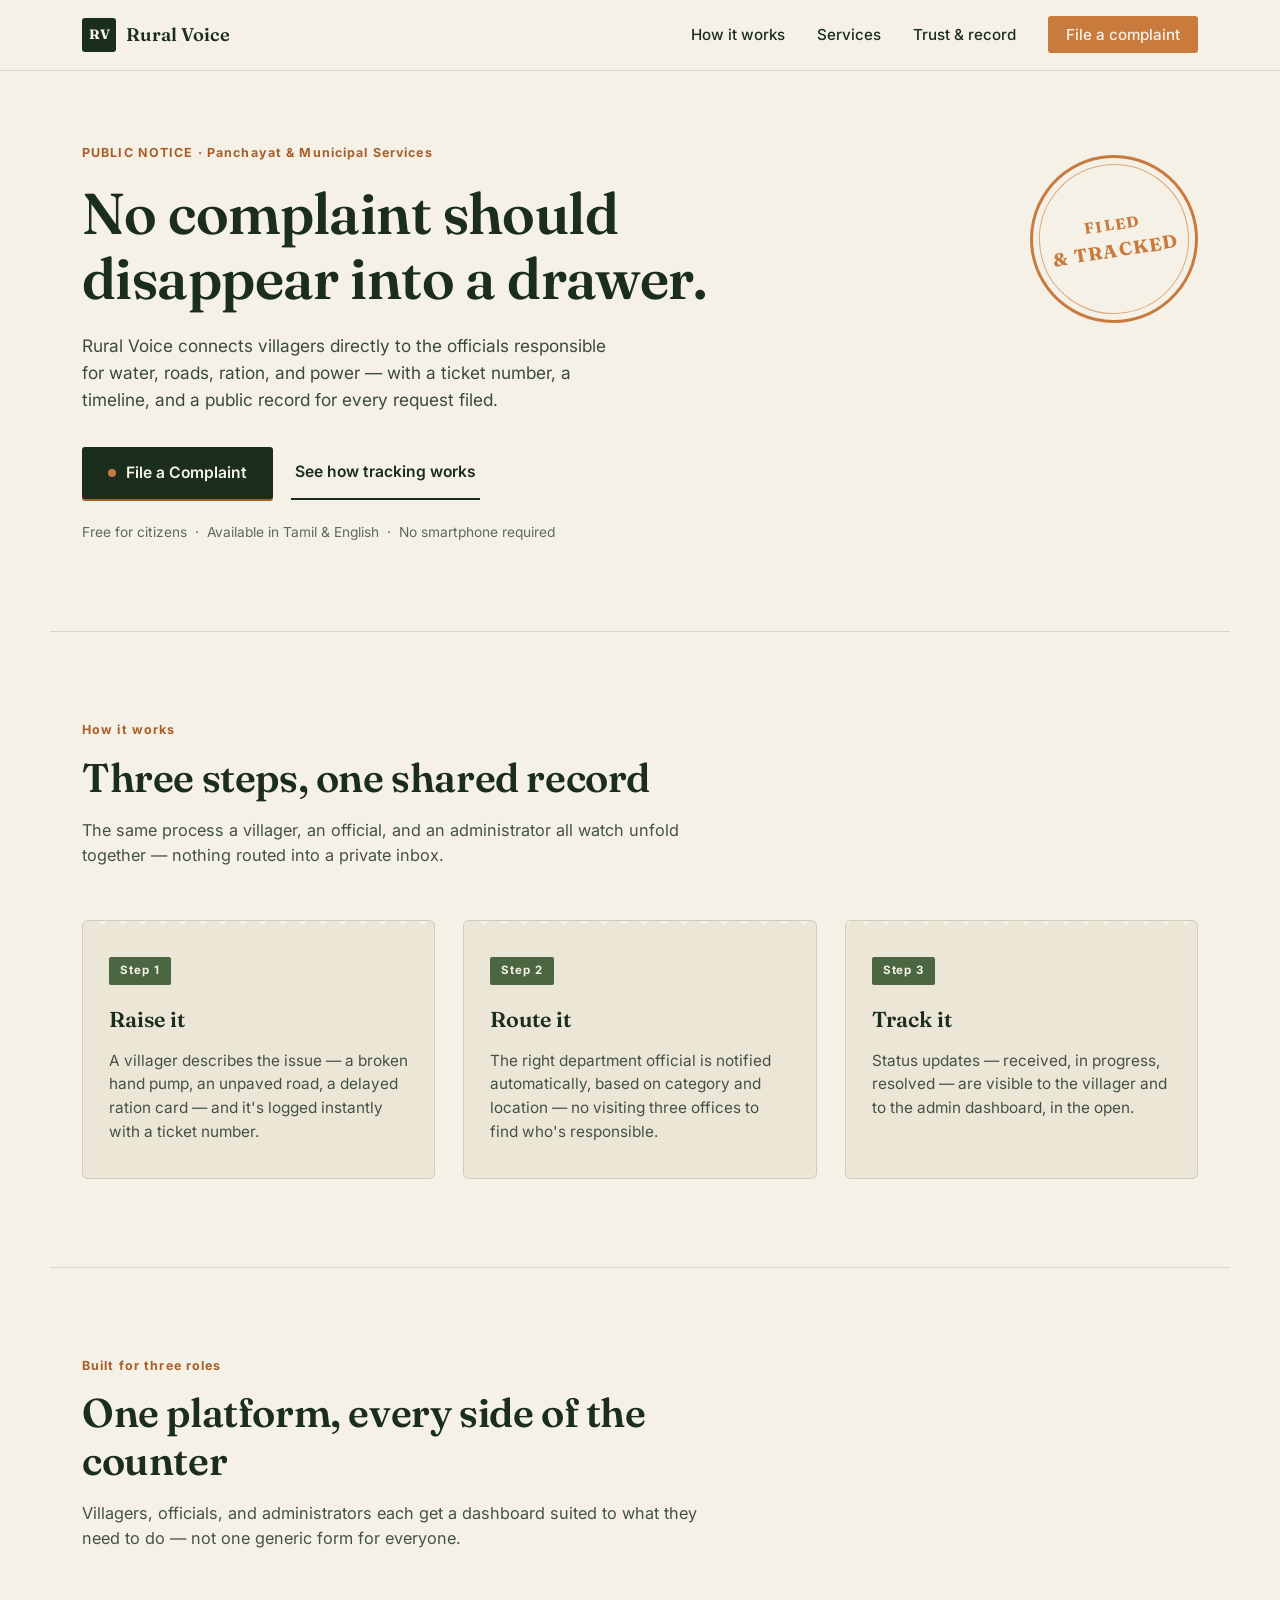
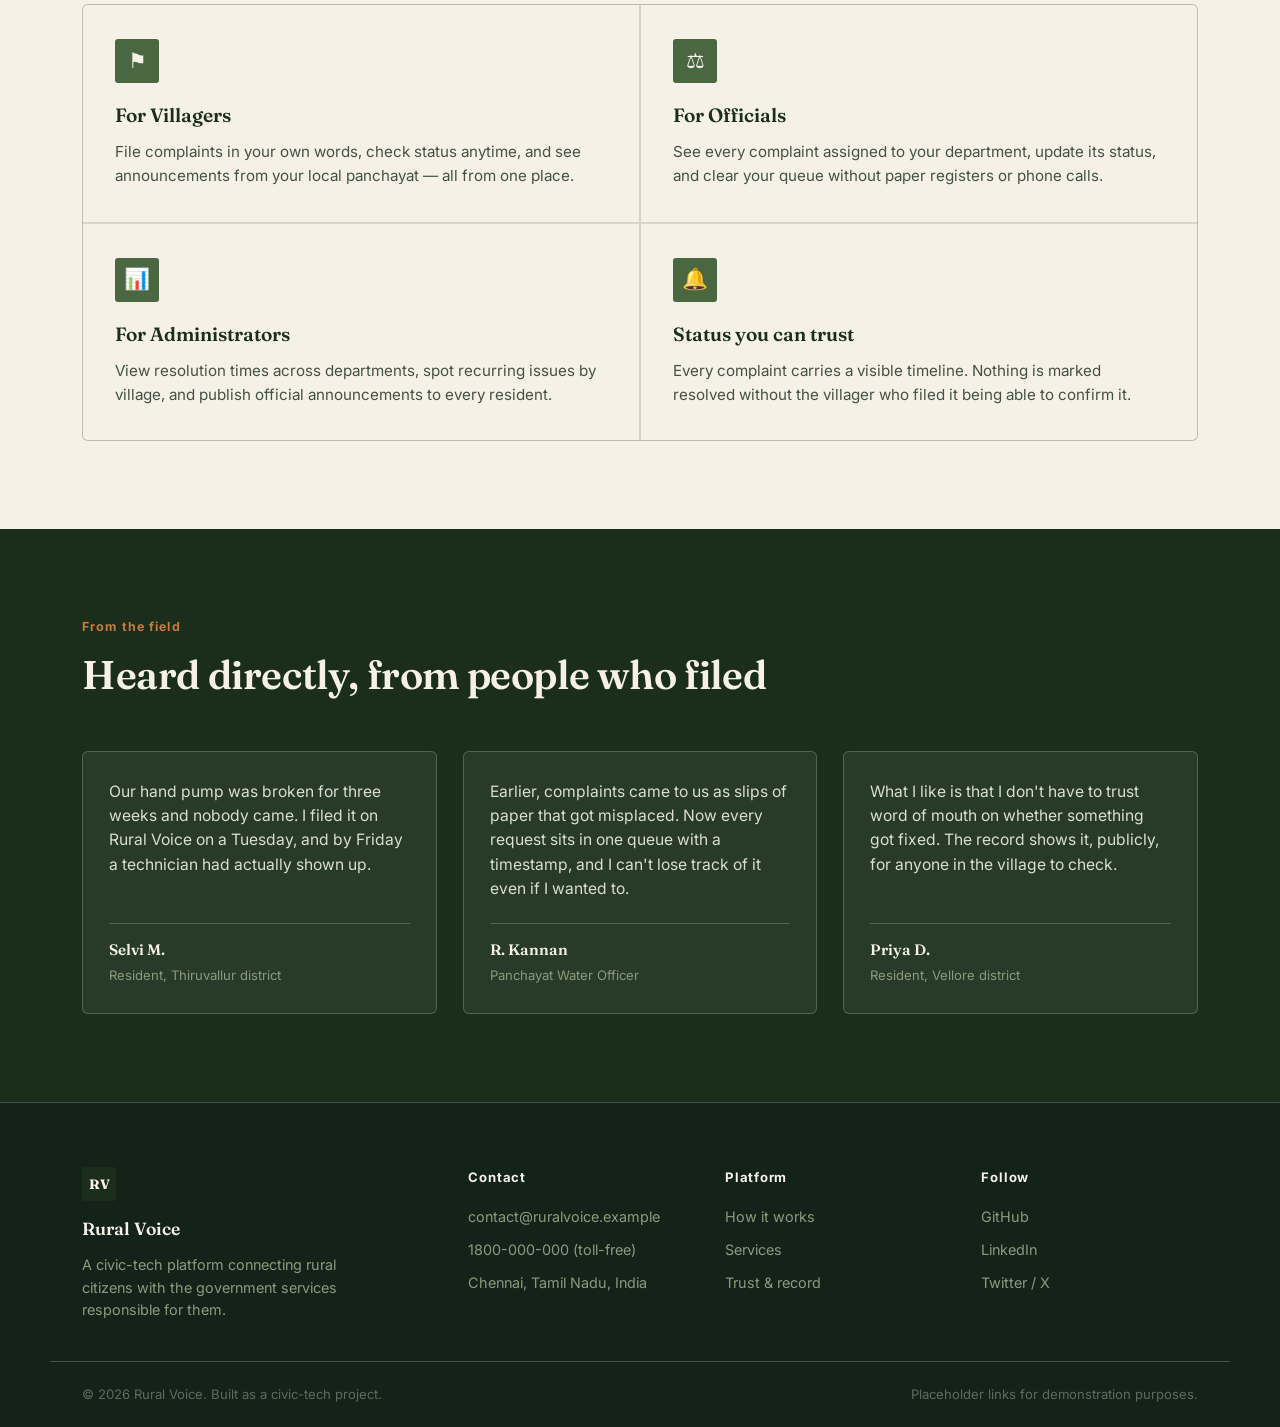
<file: WebDev-L1-LandingPage/index.html>
<!DOCTYPE html>
<html lang="en">
<head>
<meta charset="UTF-8">
<meta name="viewport" content="width=device-width, initial-scale=1.0">
<title>Rural Voice — Every Complaint, Heard</title>
<link rel="preconnect" href="https://fonts.googleapis.com">
<link rel="preconnect" href="https://fonts.gstatic.com" crossorigin>
<link href="https://fonts.googleapis.com/css2?family=Fraunces:ital,opsz,wght@0,9..144,400;0,9..144,500;0,9..144,600;0,9..144,700;1,9..144,500&family=Inter:wght@400;500;600;700&display=swap" rel="stylesheet">
<link rel="stylesheet" href="styles.css">
</head>
<body>

<!-- ============ NAV ============ -->
<header class="site-header">
  <nav class="nav">
    <a href="#top" class="nav__brand">
      <span class="nav__mark">RV</span>
      <span class="nav__name">Rural&nbsp;Voice</span>
    </a>
    <ul class="nav__links">
      <li><a href="#how">How it works</a></li>
      <li><a href="#services">Services</a></li>
      <li><a href="#trust">Trust &amp; record</a></li>
      <li><a href="#footer" class="nav__cta">File a complaint</a></li>
    </ul>
  </nav>
</header>

<main id="top">

  <!-- ============ HERO ============ -->
  <section class="hero">
    <div class="hero__board">
      <p class="hero__eyebrow">PUBLIC NOTICE&nbsp;&middot;&nbsp;Panchayat &amp; Municipal Services</p>
      <h1 class="hero__headline">No complaint should<br>disappear into a drawer.</h1>
      <p class="hero__sub">Rural Voice connects villagers directly to the officials responsible for water, roads, ration, and power — with a ticket number, a timeline, and a public record for every request filed.</p>
      <div class="hero__actions">
        <a href="#footer" class="btn btn--primary">
          <span class="btn__ticket-edge" aria-hidden="true"></span>
          File a Complaint
        </a>
        <a href="#how" class="btn btn--ghost">See how tracking works</a>
      </div>
      <p class="hero__meta">Free for citizens &nbsp;&middot;&nbsp; Available in Tamil &amp; English &nbsp;&middot;&nbsp; No smartphone required</p>
    </div>
    <div class="hero__stamp" aria-hidden="true">
      <div class="stamp">
        <span class="stamp__line">FILED</span>
        <span class="stamp__line stamp__line--big">&amp; TRACKED</span>
      </div>
    </div>
  </section>

  <!-- ============ HOW IT WORKS ============ -->
  <section id="how" class="section section--how">
    <div class="section__intro">
      <p class="section__eyebrow">How it works</p>
      <h2 class="section__title">Three steps, one shared record</h2>
      <p class="section__desc">The same process a villager, an official, and an administrator all watch unfold together — nothing routed into a private inbox.</p>
    </div>

    <div class="ticket-row">
      <article class="ticket">
        <div class="ticket__perf" aria-hidden="true"></div>
        <span class="ticket__label">Step 1</span>
        <h3 class="ticket__title">Raise it</h3>
        <p class="ticket__body">A villager describes the issue — a broken hand pump, an unpaved road, a delayed ration card — and it's logged instantly with a ticket number.</p>
      </article>

      <article class="ticket">
        <div class="ticket__perf" aria-hidden="true"></div>
        <span class="ticket__label">Step 2</span>
        <h3 class="ticket__title">Route it</h3>
        <p class="ticket__body">The right department official is notified automatically, based on category and location — no visiting three offices to find who's responsible.</p>
      </article>

      <article class="ticket">
        <div class="ticket__perf" aria-hidden="true"></div>
        <span class="ticket__label">Step 3</span>
        <h3 class="ticket__title">Track it</h3>
        <p class="ticket__body">Status updates — received, in progress, resolved — are visible to the villager and to the admin dashboard, in the open.</p>
      </article>
    </div>
  </section>

  <!-- ============ SERVICES / FEATURES ============ -->
  <section id="services" class="section section--services">
    <div class="section__intro">
      <p class="section__eyebrow">Built for three roles</p>
      <h2 class="section__title">One platform, every side of the counter</h2>
      <p class="section__desc">Villagers, officials, and administrators each get a dashboard suited to what they need to do — not one generic form for everyone.</p>
    </div>

    <div class="feature-grid">
      <div class="feature-card">
        <span class="feature-card__icon" aria-hidden="true">&#9873;</span>
        <h3 class="feature-card__title">For Villagers</h3>
        <p class="feature-card__desc">File complaints in your own words, check status anytime, and see announcements from your local panchayat — all from one place.</p>
      </div>

      <div class="feature-card">
        <span class="feature-card__icon" aria-hidden="true">&#9878;</span>
        <h3 class="feature-card__title">For Officials</h3>
        <p class="feature-card__desc">See every complaint assigned to your department, update its status, and clear your queue without paper registers or phone calls.</p>
      </div>

      <div class="feature-card">
        <span class="feature-card__icon" aria-hidden="true">&#128202;</span>
        <h3 class="feature-card__title">For Administrators</h3>
        <p class="feature-card__desc">View resolution times across departments, spot recurring issues by village, and publish official announcements to every resident.</p>
      </div>

      <div class="feature-card">
        <span class="feature-card__icon" aria-hidden="true">&#128276;</span>
        <h3 class="feature-card__title">Status you can trust</h3>
        <p class="feature-card__desc">Every complaint carries a visible timeline. Nothing is marked resolved without the villager who filed it being able to confirm it.</p>
      </div>
    </div>
  </section>

  <!-- ============ TESTIMONIALS / TRUST ============ -->
  <section id="trust" class="section section--trust">
    <div class="section__intro">
      <p class="section__eyebrow section__eyebrow--light">From the field</p>
      <h2 class="section__title section__title--light">Heard directly, from people who filed</h2>
    </div>

    <div class="quote-row">
      <blockquote class="quote-card">
        <p class="quote-card__text">Our hand pump was broken for three weeks and nobody came. I filed it on Rural Voice on a Tuesday, and by Friday a technician had actually shown up.</p>
        <footer class="quote-card__attr">
          <span class="quote-card__name">Selvi M.</span>
          <span class="quote-card__role">Resident, Thiruvallur district</span>
        </footer>
      </blockquote>

      <blockquote class="quote-card">
        <p class="quote-card__text">Earlier, complaints came to us as slips of paper that got misplaced. Now every request sits in one queue with a timestamp, and I can't lose track of it even if I wanted to.</p>
        <footer class="quote-card__attr">
          <span class="quote-card__name">R. Kannan</span>
          <span class="quote-card__role">Panchayat Water Officer</span>
        </footer>
      </blockquote>

      <blockquote class="quote-card">
        <p class="quote-card__text">What I like is that I don't have to trust word of mouth on whether something got fixed. The record shows it, publicly, for anyone in the village to check.</p>
        <footer class="quote-card__attr">
          <span class="quote-card__name">Priya D.</span>
          <span class="quote-card__role">Resident, Vellore district</span>
        </footer>
      </blockquote>
    </div>
  </section>

</main>

<!-- ============ FOOTER ============ -->
<footer id="footer" class="site-footer">
  <div class="footer__top">
    <div class="footer__brand">
      <span class="nav__mark nav__mark--footer">RV</span>
      <span class="footer__brand-name">Rural Voice</span>
      <p class="footer__tagline">A civic-tech platform connecting rural citizens with the government services responsible for them.</p>
    </div>

    <div class="footer__col">
      <h4 class="footer__heading">Contact</h4>
      <ul class="footer__list">
        <li><a href="mailto:contact@ruralvoice.example">contact@ruralvoice.example</a></li>
        <li><a href="tel:+911800000000">1800-000-000 (toll-free)</a></li>
        <li>Chennai, Tamil Nadu, India</li>
      </ul>
    </div>

    <div class="footer__col">
      <h4 class="footer__heading">Platform</h4>
      <ul class="footer__list">
        <li><a href="#how">How it works</a></li>
        <li><a href="#services">Services</a></li>
        <li><a href="#trust">Trust &amp; record</a></li>
      </ul>
    </div>

    <div class="footer__col">
      <h4 class="footer__heading">Follow</h4>
      <ul class="footer__list footer__list--social">
        <li><a href="#">GitHub</a></li>
        <li><a href="#">LinkedIn</a></li>
        <li><a href="#">Twitter / X</a></li>
      </ul>
    </div>
  </div>

  <div class="footer__bottom">
    <p>&copy; 2026 Rural Voice. Built as a civic-tech project.</p>
    <p>Placeholder links for demonstration purposes.</p>
  </div>
</footer>

</body>
</html>
</file>
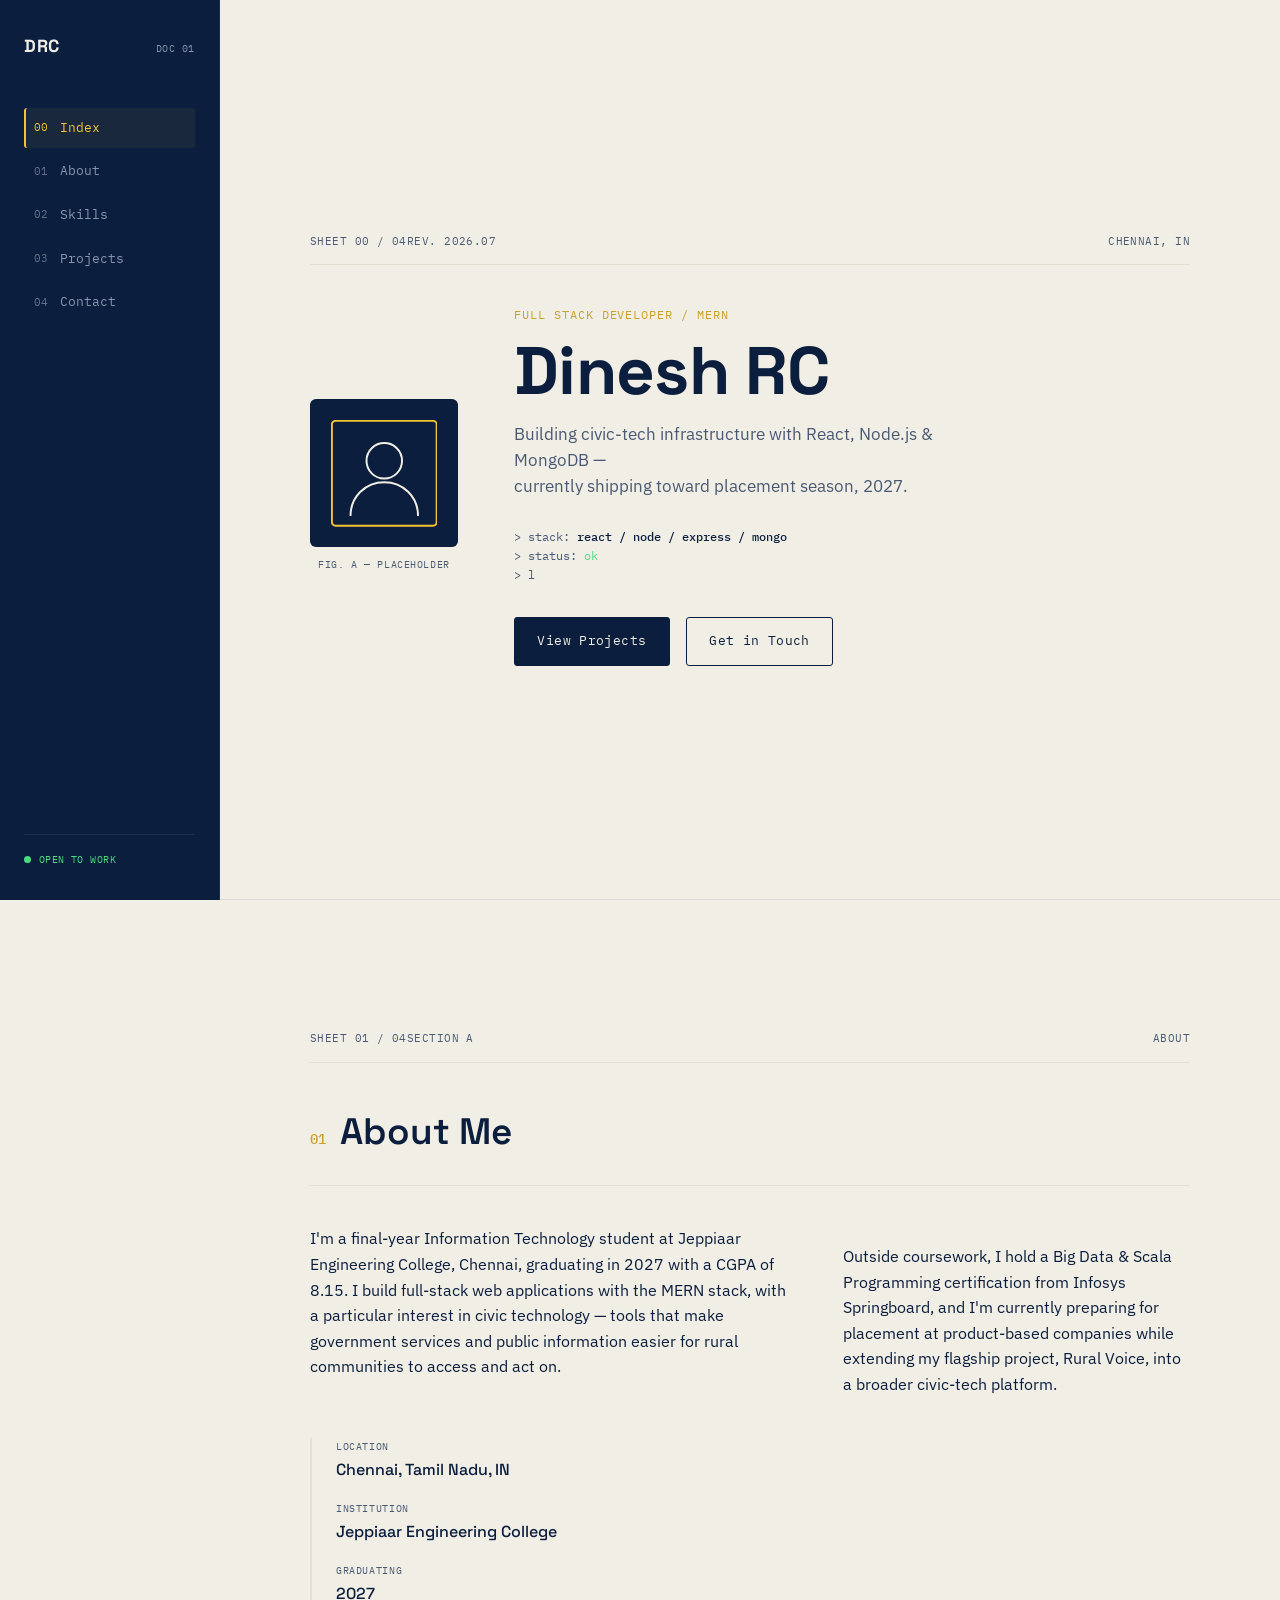
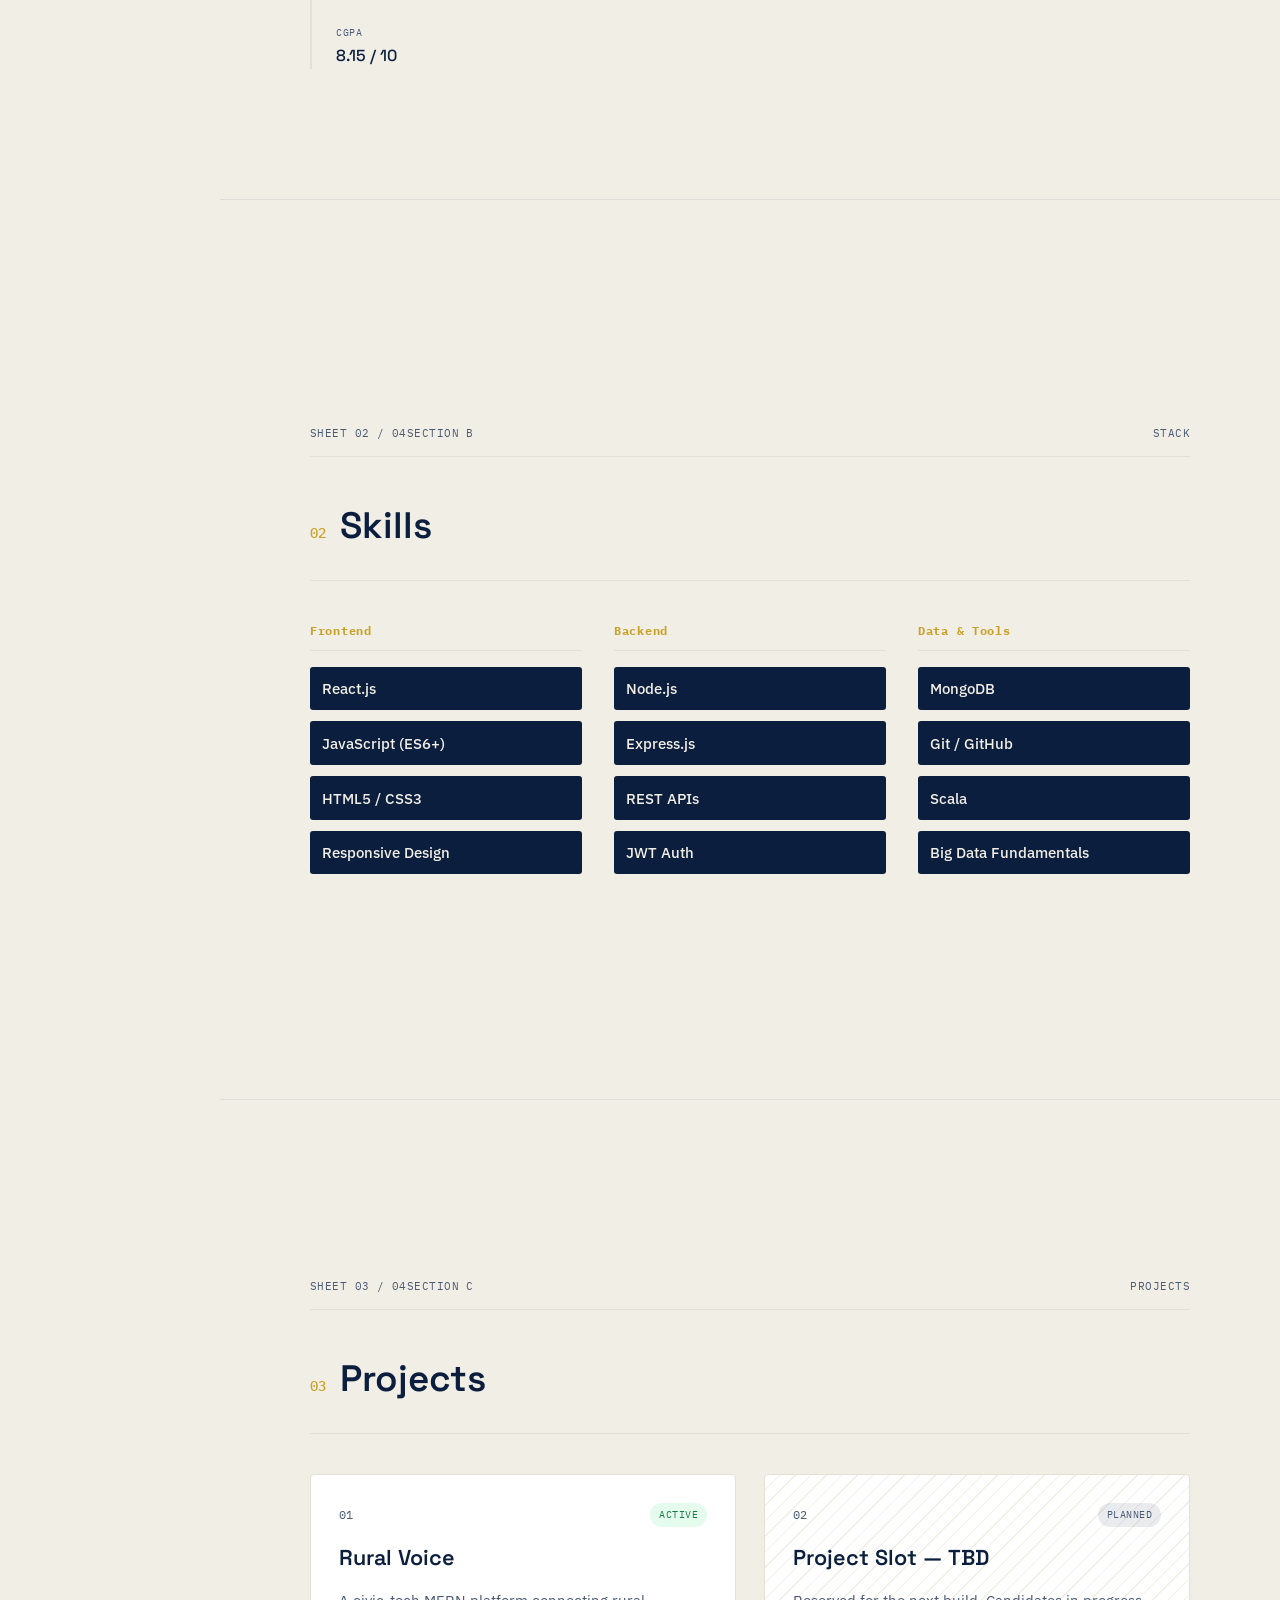
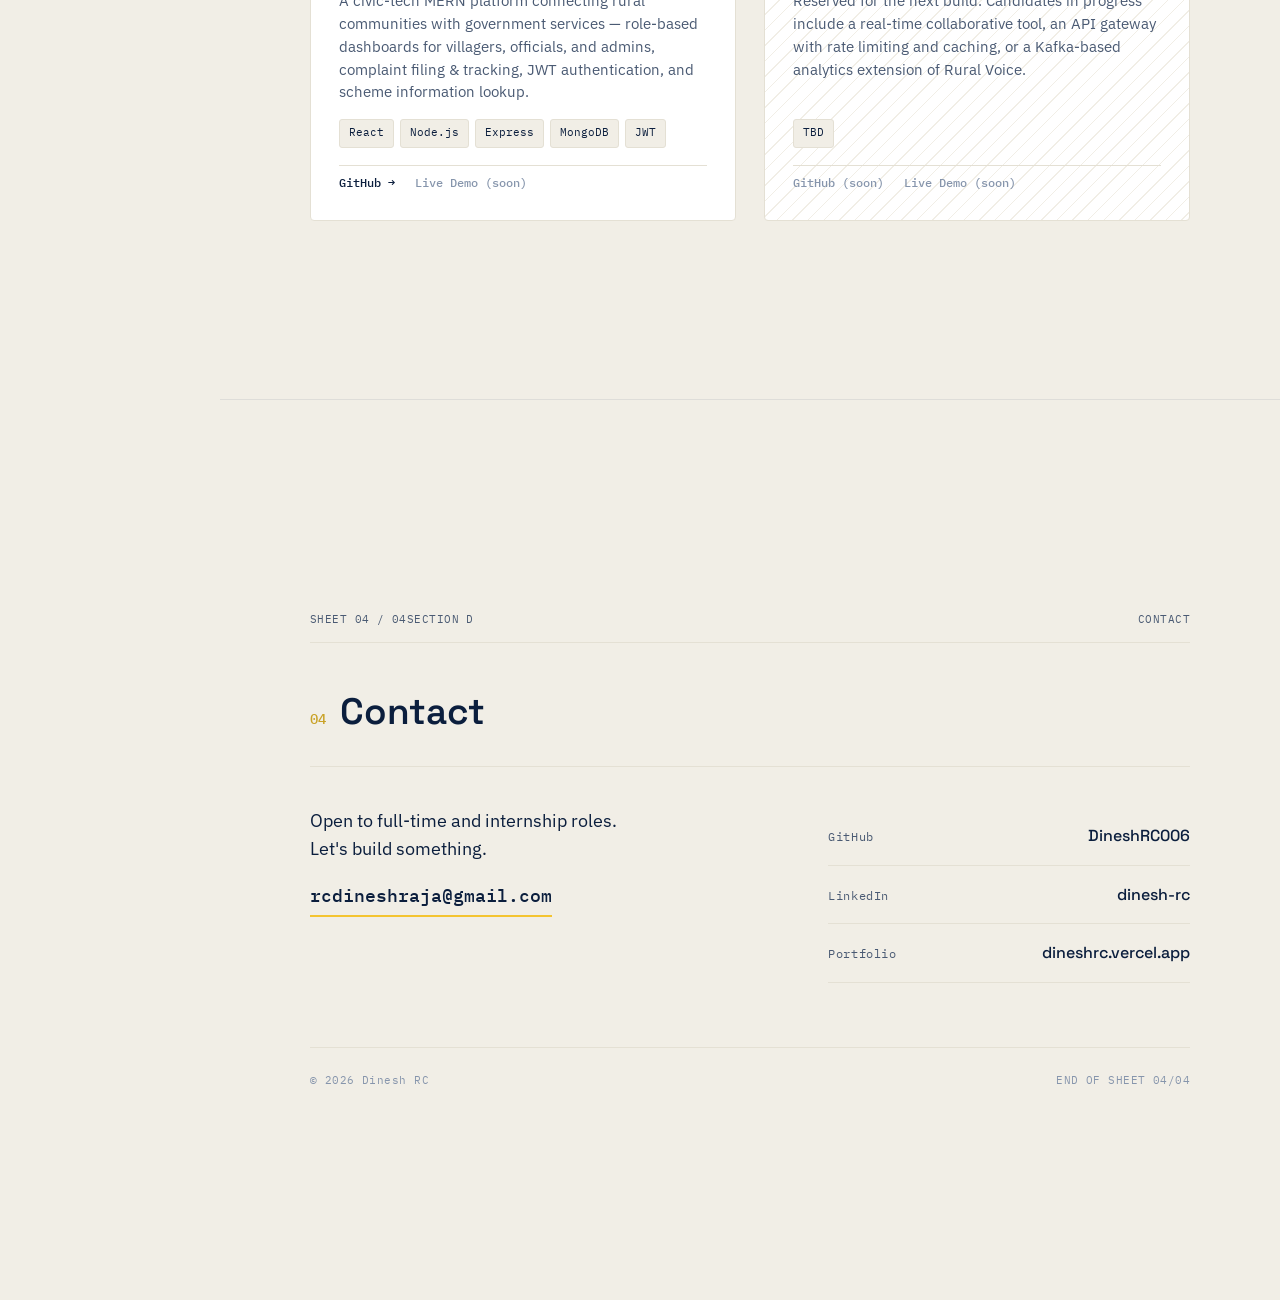
<file: WebDev-L1-PersonalPortfolio/index.html>
<!DOCTYPE html>
<html lang="en">
<head>
<meta charset="UTF-8">
<meta name="viewport" content="width=device-width, initial-scale=1.0">
<title>Dinesh RC — Full Stack Developer</title>
<meta name="description" content="Dinesh RC — Full Stack Developer specializing in the MERN stack. Portfolio, projects, and contact.">
<link rel="preconnect" href="https://fonts.googleapis.com">
<link rel="preconnect" href="https://fonts.gstatic.com" crossorigin>
<link href="https://fonts.googleapis.com/css2?family=Space+Grotesk:wght@400;500;600;700&family=IBM+Plex+Sans:wght@400;500;600&family=IBM+Plex+Mono:wght@400;500;600&display=swap" rel="stylesheet">
<link rel="stylesheet" href="style.css">
</head>
<body>

<!-- SHEET INDEX / SIDE NAV -->
<nav class="railnav" id="railnav" aria-label="Section navigation">
  <div class="railnav__top">
    <span class="railnav__mark">DRC</span>
    <span class="railnav__doc">DOC&nbsp;01</span>
  </div>
  <ul class="railnav__list">
    <li><a href="#hero" class="railnav__link" data-sheet="00"><span class="railnav__num">00</span><span class="railnav__label">Index</span></a></li>
    <li><a href="#about" class="railnav__link" data-sheet="01"><span class="railnav__num">01</span><span class="railnav__label">About</span></a></li>
    <li><a href="#skills" class="railnav__link" data-sheet="02"><span class="railnav__num">02</span><span class="railnav__label">Skills</span></a></li>
    <li><a href="#projects" class="railnav__link" data-sheet="03"><span class="railnav__num">03</span><span class="railnav__label">Projects</span></a></li>
    <li><a href="#contact" class="railnav__link" data-sheet="04"><span class="railnav__num">04</span><span class="railnav__label">Contact</span></a></li>
  </ul>
  <div class="railnav__status">
    <span class="statusdot" aria-hidden="true"></span>
    <span>OPEN&nbsp;TO&nbsp;WORK</span>
  </div>
</nav>

<!-- MOBILE TOP BAR -->
<header class="topbar" id="topbar">
  <span class="topbar__mark">DRC</span>
  <button class="topbar__toggle" id="navToggle" aria-expanded="false" aria-controls="mobilenav" aria-label="Open navigation">
    <span></span><span></span><span></span>
  </button>
</header>
<nav class="mobilenav" id="mobilenav" aria-label="Mobile section navigation">
  <a href="#hero" data-sheet="00"><span class="railnav__num">00</span> Index</a>
  <a href="#about" data-sheet="01"><span class="railnav__num">01</span> About</a>
  <a href="#skills" data-sheet="02"><span class="railnav__num">02</span> Skills</a>
  <a href="#projects" data-sheet="03"><span class="railnav__num">03</span> Projects</a>
  <a href="#contact" data-sheet="04"><span class="railnav__num">04</span> Contact</a>
</nav>

<main class="sheets">

  <!-- SHEET 00 — HERO -->
  <section class="sheet sheet--hero" id="hero" data-sheet-name="Index">
    <div class="sheet__frame">
      <div class="sheet__meta">
        <span>SHEET&nbsp;00 / 04</span>
        <span>REV.&nbsp;2026.07</span>
        <span class="sheet__meta--right">CHENNAI,&nbsp;IN</span>
      </div>

      <div class="hero__body">
        <div class="hero__avatarwrap">
          <div class="hero__avatar" role="img" aria-label="Placeholder avatar for Dinesh RC">
            <svg viewBox="0 0 120 120" aria-hidden="true">
              <rect x="1" y="1" width="118" height="118" rx="4"/>
              <circle cx="60" cy="46" r="20"/>
              <path d="M22 108c0-22 17-38 38-38s38 16 38 38"/>
            </svg>
          </div>
          <span class="hero__avatarcap">FIG.&nbsp;A — PLACEHOLDER</span>
        </div>

        <div class="hero__text">
          <p class="hero__eyebrow">FULL&nbsp;STACK&nbsp;DEVELOPER&nbsp;/ MERN</p>
          <h1 class="hero__name">Dinesh&nbsp;RC</h1>
          <p class="hero__role">Building civic-tech infrastructure with React, Node.js &amp; MongoDB —<br class="hero__break"> currently shipping toward placement season, 2027.</p>

          <div class="hero__boot" id="heroBoot" aria-hidden="true"></div>

          <div class="hero__ctas">
            <a href="#projects" class="btn btn--solid">View&nbsp;Projects</a>
            <a href="#contact" class="btn btn--outline">Get&nbsp;in&nbsp;Touch</a>
          </div>
        </div>
      </div>
    </div>
  </section>

  <!-- SHEET 01 — ABOUT -->
  <section class="sheet" id="about" data-sheet-name="About">
    <div class="sheet__frame">
      <div class="sheet__meta">
        <span>SHEET&nbsp;01 / 04</span>
        <span>SECTION&nbsp;A</span>
        <span class="sheet__meta--right">ABOUT</span>
      </div>

      <div class="block">
        <h2 class="block__title"><span class="block__num">01</span>About&nbsp;Me</h2>
        <div class="block__rule"></div>
        <div class="about__grid">
          <p class="about__copy">
            I'm a final-year Information Technology student at Jeppiaar Engineering College, Chennai, graduating in 2027 with a CGPA of 8.15. I build full-stack web applications with the MERN stack, with a particular interest in civic technology — tools that make government services and public information easier for rural communities to access and act on.
          </p>
          <p class="about__copy">
            Outside coursework, I hold a Big Data &amp; Scala Programming certification from Infosys Springboard, and I'm currently preparing for placement at product-based companies while extending my flagship project, Rural Voice, into a broader civic-tech platform.
          </p>
          <dl class="about__facts">
            <div><dt>Location</dt><dd>Chennai, Tamil Nadu, IN</dd></div>
            <div><dt>Institution</dt><dd>Jeppiaar Engineering College</dd></div>
            <div><dt>Graduating</dt><dd>2027</dd></div>
            <div><dt>CGPA</dt><dd>8.15&nbsp;/&nbsp;10</dd></div>
          </dl>
        </div>
      </div>
    </div>
  </section>

  <!-- SHEET 02 — SKILLS -->
  <section class="sheet" id="skills" data-sheet-name="Skills">
    <div class="sheet__frame">
      <div class="sheet__meta">
        <span>SHEET&nbsp;02 / 04</span>
        <span>SECTION&nbsp;B</span>
        <span class="sheet__meta--right">STACK</span>
      </div>

      <div class="block">
        <h2 class="block__title"><span class="block__num">02</span>Skills</h2>
        <div class="block__rule"></div>

        <div class="skillgroups">
          <div class="skillgroup">
            <h3 class="skillgroup__label">Frontend</h3>
            <ul class="skillgrid">
              <li>React.js</li>
              <li>JavaScript&nbsp;(ES6+)</li>
              <li>HTML5&nbsp;/&nbsp;CSS3</li>
              <li>Responsive&nbsp;Design</li>
            </ul>
          </div>
          <div class="skillgroup">
            <h3 class="skillgroup__label">Backend</h3>
            <ul class="skillgrid">
              <li>Node.js</li>
              <li>Express.js</li>
              <li>REST&nbsp;APIs</li>
              <li>JWT&nbsp;Auth</li>
            </ul>
          </div>
          <div class="skillgroup">
            <h3 class="skillgroup__label">Data &amp; Tools</h3>
            <ul class="skillgrid">
              <li>MongoDB</li>
              <li>Git&nbsp;/&nbsp;GitHub</li>
              <li>Scala</li>
              <li>Big&nbsp;Data&nbsp;Fundamentals</li>
            </ul>
          </div>
        </div>
      </div>
    </div>
  </section>

  <!-- SHEET 03 — PROJECTS -->
  <section class="sheet" id="projects" data-sheet-name="Projects">
    <div class="sheet__frame">
      <div class="sheet__meta">
        <span>SHEET&nbsp;03 / 04</span>
        <span>SECTION&nbsp;C</span>
        <span class="sheet__meta--right">PROJECTS</span>
      </div>

      <div class="block">
        <h2 class="block__title"><span class="block__num">03</span>Projects</h2>
        <div class="block__rule"></div>

        <div class="projectgrid">

          <article class="projectcard">
            <div class="projectcard__head">
              <span class="projectcard__tag">01</span>
              <span class="projectcard__status projectcard__status--live">ACTIVE</span>
            </div>
            <h3 class="projectcard__title">Rural&nbsp;Voice</h3>
            <p class="projectcard__desc">A civic-tech MERN platform connecting rural communities with government services — role-based dashboards for villagers, officials, and admins, complaint filing &amp; tracking, JWT authentication, and scheme information lookup.</p>
            <ul class="projectcard__stack">
              <li>React</li><li>Node.js</li><li>Express</li><li>MongoDB</li><li>JWT</li>
            </ul>
            <div class="projectcard__links">
              <a href="https://github.com/DineshRC006" class="projectcard__link" target="_blank" rel="noopener noreferrer">GitHub&nbsp;→</a>
              <a href="#" class="projectcard__link projectcard__link--muted" aria-disabled="true">Live&nbsp;Demo&nbsp;(soon)</a>
            </div>
          </article>

          <article class="projectcard projectcard--placeholder">
            <div class="projectcard__head">
              <span class="projectcard__tag">02</span>
              <span class="projectcard__status projectcard__status--planned">PLANNED</span>
            </div>
            <h3 class="projectcard__title">Project&nbsp;Slot&nbsp;—&nbsp;TBD</h3>
            <p class="projectcard__desc">Reserved for the next build. Candidates in progress include a real-time collaborative tool, an API gateway with rate limiting and caching, or a Kafka-based analytics extension of Rural Voice.</p>
            <ul class="projectcard__stack">
              <li>TBD</li>
            </ul>
            <div class="projectcard__links">
              <a href="#" class="projectcard__link projectcard__link--muted" aria-disabled="true">GitHub&nbsp;(soon)</a>
              <a href="#" class="projectcard__link projectcard__link--muted" aria-disabled="true">Live&nbsp;Demo&nbsp;(soon)</a>
            </div>
          </article>

        </div>
      </div>
    </div>
  </section>

  <!-- SHEET 04 — CONTACT -->
  <section class="sheet sheet--contact" id="contact" data-sheet-name="Contact">
    <div class="sheet__frame">
      <div class="sheet__meta">
        <span>SHEET&nbsp;04 / 04</span>
        <span>SECTION&nbsp;D</span>
        <span class="sheet__meta--right">CONTACT</span>
      </div>

      <div class="block">
        <h2 class="block__title"><span class="block__num">04</span>Contact</h2>
        <div class="block__rule"></div>

        <div class="contact__grid">
          <div class="contact__primary">
            <p class="contact__lead">Open to full-time and internship roles.<br>Let's build something.</p>
            <a href="mailto:rcdineshraja@gmail.com" class="contact__email">rcdineshraja@gmail.com</a>
          </div>

          <ul class="contact__links">
            <li>
              <a href="https://github.com/DineshRC006" target="_blank" rel="noopener noreferrer" class="contact__linkrow">
                <span class="contact__linklabel">GitHub</span>
                <span class="contact__linkval">DineshRC006</span>
              </a>
            </li>
            <li>
              <a href="https://linkedin.com/in/dinesh-rc-b40741330" target="_blank" rel="noopener noreferrer" class="contact__linkrow">
                <span class="contact__linklabel">LinkedIn</span>
                <span class="contact__linkval">dinesh-rc</span>
              </a>
            </li>
            <li>
              <a href="https://dineshrc.vercel.app" target="_blank" rel="noopener noreferrer" class="contact__linkrow">
                <span class="contact__linklabel">Portfolio</span>
                <span class="contact__linkval">dineshrc.vercel.app</span>
              </a>
            </li>
          </ul>
        </div>

        <footer class="footer">
          <span>© 2026&nbsp;Dinesh&nbsp;RC</span>
          <span>END&nbsp;OF&nbsp;SHEET&nbsp;04/04</span>
        </footer>
      </div>
    </div>
  </section>

</main>

<script src="script.js"></script>
</body>
</html>
</file>
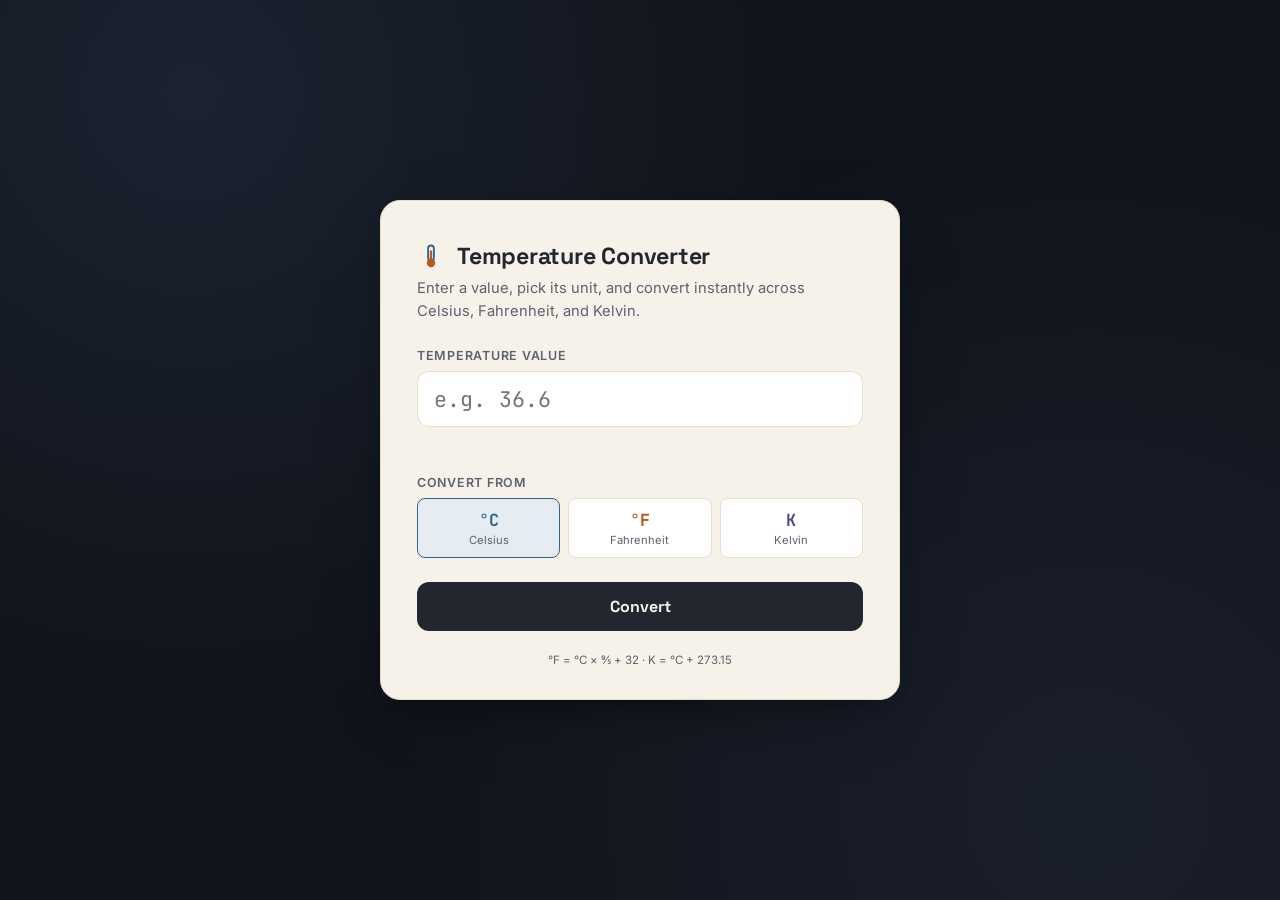
<file: WebDev-L1-TemperatureConverterWebsite/temperature convertor.html>
<!DOCTYPE html>
<html lang="en">
<head>
  <meta charset="UTF-8">
  <meta name="viewport" content="width=device-width, initial-scale=1.0">
  <title>Temperature Converter</title>
  <link rel="preconnect" href="https://fonts.googleapis.com">
  <link rel="preconnect" href="https://fonts.gstatic.com" crossorigin>
  <link href="https://fonts.googleapis.com/css2?family=Inter:wght@400;500;600&family=JetBrains+Mono:wght@500;700&family=Space+Grotesk:wght@500;700&display=swap" rel="stylesheet">
  <style>
    :root {
      --bg: #10141b;
      --bg-glow: #1b2230;
      --paper: #f7f2e9;
      --paper-edge: #e7ddc9;
      --ink: #22262f;
      --ink-soft: #5c6270;
      --celsius: #2f6690;
      --celsius-soft: #e5edf3;
      --fahrenheit: #b5591f;
      --fahrenheit-soft: #f8ece0;
      --kelvin: #524a86;
      --kelvin-soft: #eae8f4;
      --danger: #a83a33;
      --danger-soft: #f7e3e1;
      --radius-lg: 20px;
      --radius-md: 12px;
      --radius-sm: 8px;
      --shadow: 0 20px 60px -25px rgba(0,0,0,0.5), 0 8px 20px -10px rgba(0,0,0,0.3);
      font-family: 'Inter', sans-serif;
    }

    * { box-sizing: border-box; }

    body {
      margin: 0;
      min-height: 100vh;
      display: flex;
      align-items: center;
      justify-content: center;
      padding: 32px 16px;
      color: var(--ink);
      background:
        radial-gradient(circle at 15% 10%, var(--bg-glow), transparent 45%),
        radial-gradient(circle at 85% 90%, #1a1f2c, transparent 50%),
        var(--bg);
    }

    .card {
      width: 100%;
      max-width: 520px;
      background: var(--paper);
      border: 1px solid var(--paper-edge);
      border-radius: var(--radius-lg);
      box-shadow: var(--shadow);
      padding: 40px 36px 32px;
    }

    .card-head {
      display: flex;
      align-items: center;
      gap: 12px;
      margin-bottom: 4px;
    }

    .thermo-svg .thermo-tube { stroke: var(--celsius); fill: var(--paper); }
    .thermo-svg .thermo-bulb { fill: var(--fahrenheit); }
    .thermo-svg .thermo-fill { fill: var(--fahrenheit); }

    h1 {
      font-family: 'Space Grotesk', sans-serif;
      font-size: 1.45rem;
      font-weight: 700;
      margin: 0;
      letter-spacing: -0.01em;
    }

    .subtitle {
      margin: 6px 0 26px;
      color: var(--ink-soft);
      font-size: 0.92rem;
      line-height: 1.5;
    }

    .field-label {
      display: block;
      font-size: 0.78rem;
      font-weight: 600;
      text-transform: uppercase;
      letter-spacing: 0.06em;
      color: var(--ink-soft);
      margin-bottom: 8px;
    }

    #tempValue {
      width: 100%;
      font-family: 'JetBrains Mono', monospace;
      font-size: 1.35rem;
      padding: 13px 16px;
      border-radius: var(--radius-md);
      border: 1.5px solid var(--paper-edge);
      background: #fff;
      color: var(--ink);
      transition: border-color 0.15s ease, box-shadow 0.15s ease;
    }

    #tempValue:focus {
      outline: none;
      border-color: var(--celsius);
      box-shadow: 0 0 0 4px var(--celsius-soft);
    }

    #tempValue.invalid {
      border-color: var(--danger);
      animation: shake 0.32s ease;
    }

    @keyframes shake {
      0%, 100% { transform: translateX(0); }
      25% { transform: translateX(-4px); }
      75% { transform: translateX(4px); }
    }

    .error-text {
      min-height: 18px;
      margin: 8px 2px 0;
      font-size: 0.84rem;
      color: var(--danger);
      font-weight: 500;
    }

    .unit-selector {
      border: none;
      padding: 0;
      margin: 22px 0 0;
    }

    .unit-selector legend {
      padding: 0;
      margin-bottom: 8px;
    }

    .segmented {
      display: flex;
      gap: 8px;
    }

    .segmented input {
      position: absolute;
      opacity: 0;
      pointer-events: none;
    }

    .segmented label {
      flex: 1;
      text-align: center;
      padding: 10px 6px;
      border-radius: var(--radius-sm);
      border: 1.5px solid var(--paper-edge);
      background: #fff;
      cursor: pointer;
      transition: box-shadow 0.15s ease, background 0.15s ease, border-color 0.15s ease;
      user-select: none;
    }

    .segmented label .sym {
      display: block;
      font-family: 'JetBrains Mono', monospace;
      font-weight: 700;
      font-size: 1.05rem;
    }

    .segmented label .name {
      display: block;
      font-size: 0.7rem;
      color: var(--ink-soft);
      margin-top: 2px;
    }

    .segmented label:hover { box-shadow: 0 4px 12px -6px rgba(0,0,0,0.25); }

    .segmented input:focus-visible + label {
      outline: 2px solid var(--celsius);
      outline-offset: 2px;
    }

    .segmented label[for="unitC"] { color: var(--celsius); }
    .segmented input#unitC:checked + label[for="unitC"] { background: var(--celsius-soft); border-color: var(--celsius); }

    .segmented label[for="unitF"] { color: var(--fahrenheit); }
    .segmented input#unitF:checked + label[for="unitF"] { background: var(--fahrenheit-soft); border-color: var(--fahrenheit); }

    .segmented label[for="unitK"] { color: var(--kelvin); }
    .segmented input#unitK:checked + label[for="unitK"] { background: var(--kelvin-soft); border-color: var(--kelvin); }

    .convert-btn {
      width: 100%;
      margin-top: 24px;
      padding: 14px;
      border: none;
      border-radius: var(--radius-md);
      background: var(--ink);
      color: var(--paper);
      font-family: 'Space Grotesk', sans-serif;
      font-size: 1rem;
      font-weight: 700;
      cursor: pointer;
      transition: transform 0.12s ease, background 0.15s ease;
    }

    .convert-btn:hover { background: #383f4d; }
    .convert-btn:active { transform: scale(0.98); }
    .convert-btn:focus-visible { outline: 2px solid var(--celsius); outline-offset: 2px; }

    .zero-banner {
      display: none;
      margin-top: 18px;
      padding: 14px 16px;
      border-radius: var(--radius-md);
      background: var(--danger-soft);
      border: 1px solid var(--danger);
      color: #7a2c27;
      font-size: 0.87rem;
      line-height: 1.5;
    }

    .zero-banner.show { display: block; }

    .results {
      display: grid;
      grid-template-columns: repeat(3, 1fr);
      gap: 10px;
      margin-top: 26px;
    }

    .results.hidden { display: none; }

    .result-card {
      position: relative;
      border-radius: var(--radius-md);
      padding: 14px 8px;
      text-align: center;
      background: #fff;
      border: 1.5px solid var(--paper-edge);
    }

    .result-card.celsius { border-top: 3px solid var(--celsius); }
    .result-card.fahrenheit { border-top: 3px solid var(--fahrenheit); }
    .result-card.kelvin { border-top: 3px solid var(--kelvin); }

    .result-card .badge {
      display: none;
      position: absolute;
      top: -9px;
      right: 8px;
      font-size: 0.6rem;
      font-weight: 700;
      text-transform: uppercase;
      letter-spacing: 0.04em;
      background: var(--ink);
      color: var(--paper);
      padding: 2px 7px;
      border-radius: 999px;
    }

    .result-card.is-source .badge { display: inline-block; }

    .result-label {
      font-size: 0.7rem;
      color: var(--ink-soft);
      text-transform: uppercase;
      letter-spacing: 0.05em;
      margin-bottom: 6px;
    }

    .result-value {
      font-family: 'JetBrains Mono', monospace;
      font-size: 1.1rem;
      font-weight: 700;
    }

    .result-value .unit-sym {
      font-size: 0.82rem;
      font-weight: 500;
      color: var(--ink-soft);
      margin-left: 2px;
    }

    .footnote {
      margin: 22px 0 0;
      text-align: center;
      font-size: 0.72rem;
      color: var(--ink-soft);
    }

    @media (max-width: 480px) {
      .card { padding: 30px 20px 26px; }
      .results { grid-template-columns: 1fr; }
      h1 { font-size: 1.25rem; }
      .segmented label .name { display: none; }
    }
  </style>
</head>
<body>
  <main class="card">
    <div class="card-head">
      <svg class="thermo-svg" width="28" height="28" viewBox="0 0 24 24" aria-hidden="true">
        <rect class="thermo-tube" x="9.5" y="3" width="5" height="13" rx="2.5" stroke-width="1.6"/>
        <circle class="thermo-bulb" cx="12" cy="18" r="3.6"/>
        <rect class="thermo-fill" x="11" y="7" width="2" height="9" rx="1"/>
      </svg>
      <h1>Temperature Converter</h1>
    </div>
    <p class="subtitle">Enter a value, pick its unit, and convert instantly across Celsius, Fahrenheit, and Kelvin.</p>

    <label class="field-label" for="tempValue">Temperature value</label>
    <input type="text" id="tempValue" inputmode="decimal" autocomplete="off" placeholder="e.g. 36.6" aria-describedby="inputError">
    <p id="inputError" class="error-text" role="alert" aria-live="polite"></p>

    <fieldset class="unit-selector">
      <legend class="field-label">Convert from</legend>
      <div class="segmented">
        <input type="radio" name="fromUnit" id="unitC" value="C" checked>
        <label for="unitC"><span class="sym">&deg;C</span><span class="name">Celsius</span></label>

        <input type="radio" name="fromUnit" id="unitF" value="F">
        <label for="unitF"><span class="sym">&deg;F</span><span class="name">Fahrenheit</span></label>

        <input type="radio" name="fromUnit" id="unitK" value="K">
        <label for="unitK"><span class="sym">K</span><span class="name">Kelvin</span></label>
      </div>
    </fieldset>

    <button type="button" class="convert-btn" id="convertBtn">Convert</button>

    <p class="zero-banner" id="zeroBanner" role="alert"></p>

    <div class="results hidden" id="results" aria-live="polite">
      <div class="result-card celsius" id="cardC">
        <span class="badge">Input</span>
        <div class="result-label">Celsius</div>
        <div class="result-value"><span id="valC">&mdash;</span><span class="unit-sym">&deg;C</span></div>
      </div>
      <div class="result-card fahrenheit" id="cardF">
        <span class="badge">Input</span>
        <div class="result-label">Fahrenheit</div>
        <div class="result-value"><span id="valF">&mdash;</span><span class="unit-sym">&deg;F</span></div>
      </div>
      <div class="result-card kelvin" id="cardK">
        <span class="badge">Input</span>
        <div class="result-label">Kelvin</div>
        <div class="result-value"><span id="valK">&mdash;</span><span class="unit-sym">K</span></div>
      </div>
    </div>

    <p class="footnote">&deg;F = &deg;C &times; 9&frasl;5 + 32 &middot; K = &deg;C + 273.15</p>
  </main>

  <script>
    (function () {
      const input = document.getElementById('tempValue');
      const errorText = document.getElementById('inputError');
      const zeroBanner = document.getElementById('zeroBanner');
      const convertBtn = document.getElementById('convertBtn');
      const results = document.getElementById('results');

      const cards = {
        C: document.getElementById('cardC'),
        F: document.getElementById('cardF'),
        K: document.getElementById('cardK')
      };
      const valEls = {
        C: document.getElementById('valC'),
        F: document.getElementById('valF'),
        K: document.getElementById('valK')
      };

      const ABSOLUTE_ZERO_C = -273.15;
      const NUMBER_PATTERN = /^-?(\d+\.?\d*|\.\d+)$/;

      // Treat these as "still typing" states rather than errors
      function isPartialEntry(str) {
        return str === '' || str === '-' || str === '.' || str === '-.';
      }

      // Normalize any input unit down to Celsius first
      function toCelsius(value, unit) {
        if (unit === 'C') return value;
        if (unit === 'F') return (value - 32) * 5 / 9;
        return value - 273.15; // Kelvin
      }

      // Then derive all three from Celsius
      function fromCelsius(c) {
        return {
          C: c,
          F: c * 9 / 5 + 32,
          K: c + 273.15
        };
      }

      // Round to 2 decimals and drop trailing zeros (32.00 -> 32)
      function formatTemp(n) {
        return (Math.round(n * 100) / 100).toString();
      }

      function setInvalid(message) {
        input.classList.add('invalid');
        errorText.textContent = message;
      }

      function clearInvalid() {
        input.classList.remove('invalid');
        errorText.textContent = '';
      }

      function hideResults() { results.classList.add('hidden'); }
      function showResults() { results.classList.remove('hidden'); }

      function hideZeroBanner() {
        zeroBanner.classList.remove('show');
        zeroBanner.textContent = '';
      }

      function showZeroBanner() {
        zeroBanner.textContent =
          'That value is below absolute zero (\u2212273.15\u00B0C / \u2212459.67\u00B0F / 0 K) \u2014 the coldest temperature physically possible. Please enter a value at or above absolute zero.';
        zeroBanner.classList.add('show');
      }

      // Real-time validation as the user types
      input.addEventListener('input', () => {
        const raw = input.value.trim();
        hideZeroBanner();
        if (isPartialEntry(raw)) {
          clearInvalid();
          return;
        }
        if (!NUMBER_PATTERN.test(raw)) {
          setInvalid('Numbers only, please \u2014 digits with an optional decimal point or minus sign.');
        } else {
          clearInvalid();
        }
      });

      function handleConvert() {
        const raw = input.value.trim();

        if (isPartialEntry(raw)) {
          setInvalid('Enter a temperature value first.');
          hideResults();
          return;
        }
        if (!NUMBER_PATTERN.test(raw)) {
          setInvalid('Numbers only, please \u2014 digits with an optional decimal point or minus sign.');
          hideResults();
          return;
        }

        clearInvalid();
        hideZeroBanner();

        const value = parseFloat(raw);
        const fromUnit = document.querySelector('input[name="fromUnit"]:checked').value;
        const celsius = toCelsius(value, fromUnit);

        if (celsius < ABSOLUTE_ZERO_C - 1e-9) {
          showZeroBanner();
          hideResults();
          return;
        }

        const all = fromCelsius(celsius);
        Object.keys(valEls).forEach((unit) => {
          valEls[unit].textContent = formatTemp(all[unit]);
          cards[unit].classList.toggle('is-source', unit === fromUnit);
        });
        showResults();
      }

      convertBtn.addEventListener('click', handleConvert);
      input.addEventListener('keydown', (e) => {
        if (e.key === 'Enter') handleConvert();
      });
    })();
  </script>
</body>
</html>
</file>
<file: WebDev-L1-LandingPage/styles.css>
:root {
  --ink: #1B2E1C;       
  --paper: #F5F1E6;       
  --paper-dim: #ECE6D6; 
  --clay: #C97A3D;        
  --clay-dark: #A85F2A;   
  --moss: #4A6741;        
  --sage: #8B9A7D;        
  --line: rgba(27, 46, 28, 0.14);
  --line-light: rgba(245, 241, 230, 0.22);

  --font-display: 'Fraunces', Georgia, serif;
  --font-body: 'Inter', -apple-system, BlinkMacSystemFont, sans-serif;

  --radius-s: 3px;
  --radius-m: 6px;

  --max-width: 1180px;
}

* {
  box-sizing: border-box;
  margin: 0;
  padding: 0;
}

html {
  scroll-behavior: smooth;
}

body {
  font-family: var(--font-body);
  background: var(--paper);
  color: var(--ink);
  line-height: 1.55;
  font-size: 16px;
  -webkit-font-smoothing: antialiased;
}

a {
  color: inherit;
  text-decoration: none;
}

ul {
  list-style: none;
}

img {
  max-width: 100%;
  display: block;
}

section, header, footer, main {
  width: 100%;
}

/* Visible keyboard focus everywhere */
a:focus-visible,
button:focus-visible {
  outline: 2px solid var(--clay);
  outline-offset: 3px;
}

@media (prefers-reduced-motion: reduce) {
  html {
    scroll-behavior: auto;
  }
  * {
    animation: none !important;
    transition: none !important;
  }
}

.site-header {
  position: sticky;
  top: 0;
  z-index: 100;
  background: rgba(245, 241, 230, 0.92);
  backdrop-filter: blur(8px);
  border-bottom: 1px solid var(--line);
}

.nav {
  max-width: var(--max-width);
  margin: 0 auto;
  display: flex;
  align-items: center;
  justify-content: space-between;
  padding: 18px 32px;
}

.nav__brand {
  display: flex;
  align-items: center;
  gap: 10px;
  font-family: var(--font-display);
  font-weight: 600;
}

.nav__mark {
  display: inline-flex;
  align-items: center;
  justify-content: center;
  width: 34px;
  height: 34px;
  background: var(--ink);
  color: var(--paper);
  font-family: var(--font-display);
  font-weight: 700;
  font-size: 0.85rem;
  border-radius: var(--radius-s);
  flex-shrink: 0;
}

.nav__name {
  font-size: 1.15rem;
  color: var(--ink);
  white-space: nowrap;
}

.nav__links {
  display: flex;
  align-items: center;
  gap: 32px;
  font-size: 0.95rem;
  font-weight: 500;
}

.nav__links a {
  color: var(--ink);
  padding: 6px 0;
  border-bottom: 2px solid transparent;
  transition: border-color 0.15s ease, color 0.15s ease;
}

.nav__links a:hover {
  border-bottom-color: var(--clay);
}

.nav__cta {
  background: var(--clay);
  color: var(--paper) !important;
  padding: 9px 18px !important;
  border-radius: var(--radius-s);
  border-bottom: none !important;
}

.nav__cta:hover {
  background: var(--clay-dark);
}

.hero {
  max-width: var(--max-width);
  margin: 0 auto;
  padding: 72px 32px 88px;
  display: grid;
  grid-template-columns: 1fr auto;
  gap: 48px;
  align-items: start;
}

.hero__board {
  max-width: 640px;
}

.hero__eyebrow {
  font-family: var(--font-body);
  font-size: 0.78rem;
  font-weight: 700;
  letter-spacing: 0.09em;
  color: var(--clay-dark);
  margin-bottom: 20px;
}

.hero__headline {
  font-family: var(--font-display);
  font-weight: 600;
  font-size: clamp(2.4rem, 4.6vw, 3.6rem);
  line-height: 1.12;
  color: var(--ink);
  margin-bottom: 22px;
  letter-spacing: -0.01em;
}

.hero__sub {
  font-size: 1.08rem;
  color: #3A4A3B;
  max-width: 540px;
  margin-bottom: 32px;
}

.hero__actions {
  display: flex;
  flex-wrap: wrap;
  align-items: center;
  gap: 18px;
  margin-bottom: 22px;
}

.btn {
  display: inline-flex;
  align-items: center;
  gap: 10px;
  font-family: var(--font-body);
  font-weight: 600;
  font-size: 0.98rem;
  padding: 14px 26px;
  border-radius: var(--radius-s);
  transition: transform 0.12s ease, background 0.15s ease, box-shadow 0.15s ease;
  position: relative;
}

.btn--primary {
  background: var(--ink);
  color: var(--paper);
  box-shadow: 0 2px 0 var(--clay-dark);
}

.btn--primary:hover {
  transform: translateY(-1px);
  box-shadow: 0 3px 0 var(--clay-dark);
}

.btn__ticket-edge {
  width: 8px;
  height: 8px;
  border-radius: 50%;
  background: var(--clay);
  flex-shrink: 0;
}

.btn--ghost {
  color: var(--ink);
  font-weight: 600;
  padding: 14px 4px;
  border-bottom: 2px solid var(--ink);
  border-radius: 0;
}

.btn--ghost:hover {
  border-bottom-color: var(--clay);
  color: var(--clay-dark);
}

.hero__meta {
  font-size: 0.86rem;
  color: #5C6B5D;
}

/* The "stamp" — signature element, like an ink stamp on a filed document */
.hero__stamp {
  display: flex;
  align-items: flex-start;
  justify-content: center;
  padding-top: 12px;
}

.stamp {
  width: 168px;
  height: 168px;
  border: 3px solid var(--clay);
  border-radius: 50%;
  display: flex;
  flex-direction: column;
  align-items: center;
  justify-content: center;
  transform: rotate(-9deg);
  color: var(--clay);
  font-family: var(--font-display);
  font-weight: 700;
  text-align: center;
  flex-shrink: 0;
}

.stamp::before {
  content: "";
  position: absolute;
  width: 148px;
  height: 148px;
  border: 1px solid var(--clay);
  border-radius: 50%;
  opacity: 0.6;
}

.stamp__line {
  font-size: 0.95rem;
  letter-spacing: 0.08em;
  line-height: 1.5;
}

.stamp__line--big {
  font-size: 1.15rem;
}

.section {
  max-width: var(--max-width);
  margin: 0 auto;
  padding: 88px 32px;
}

.section__intro {
  max-width: 620px;
  margin-bottom: 52px;
}

.section__eyebrow {
  font-size: 0.78rem;
  font-weight: 700;
  letter-spacing: 0.09em;
  color: var(--clay-dark);
  margin-bottom: 14px;
}

.section__title {
  font-family: var(--font-display);
  font-weight: 600;
  font-size: clamp(1.8rem, 3.2vw, 2.5rem);
  line-height: 1.2;
  color: var(--ink);
  margin-bottom: 16px;
  letter-spacing: -0.01em;
}

.section__desc {
  font-size: 1.02rem;
  color: #445245;
}

.section--how {
  border-top: 1px solid var(--line);
}

.ticket-row {
  display: grid;
  grid-template-columns: repeat(3, 1fr);
  gap: 28px;
}

.ticket {
  background: var(--paper-dim);
  border: 1px solid var(--line);
  border-radius: var(--radius-m);
  padding: 30px 26px 34px;
  position: relative;
  overflow: hidden;
}

.ticket__perf {
  position: absolute;
  top: 0;
  left: 0;
  right: 0;
  height: 10px;
  background-image: radial-gradient(circle, var(--paper) 3.5px, transparent 3.6px);
  background-size: 20px 10px;
  background-position: 10px -5px;
  background-repeat: repeat-x;
}

.ticket__label {
  display: inline-block;
  font-size: 0.72rem;
  font-weight: 700;
  letter-spacing: 0.08em;
  color: var(--paper);
  background: var(--moss);
  padding: 5px 11px;
  border-radius: 2px;
  margin-bottom: 18px;
  margin-top: 6px;
}

.ticket__title {
  font-family: var(--font-display);
  font-weight: 600;
  font-size: 1.35rem;
  margin-bottom: 12px;
  color: var(--ink);
}

.ticket__body {
  font-size: 0.96rem;
  color: #445245;
}

.section--services {
  border-top: 1px solid var(--line);
}

.feature-grid {
  display: grid;
  grid-template-columns: repeat(2, 1fr);
  gap: 2px;
  background: var(--line);
  border: 1px solid var(--line);
  border-radius: var(--radius-m);
  overflow: hidden;
}

.feature-card {
  background: var(--paper);
  padding: 34px 32px;
}

.feature-card__icon {
  display: inline-flex;
  align-items: center;
  justify-content: center;
  width: 44px;
  height: 44px;
  font-size: 1.3rem;
  background: var(--moss);
  color: var(--paper);
  border-radius: var(--radius-s);
  margin-bottom: 18px;
}

.feature-card__title {
  font-family: var(--font-display);
  font-weight: 600;
  font-size: 1.2rem;
  margin-bottom: 10px;
  color: var(--ink);
}

.feature-card__desc {
  font-size: 0.95rem;
  color: #445245;
}

.section--trust {
  background: var(--ink);
  max-width: none;
  padding-left: 0;
  padding-right: 0;
}

.section--trust > .section__intro,
.section--trust > .quote-row {
  max-width: var(--max-width);
  margin-left: auto;
  margin-right: auto;
  padding-left: 32px;
  padding-right: 32px;
}

.section__eyebrow--light {
  color: var(--clay);
}

.section__title--light {
  color: var(--paper);
}

.quote-row {
  display: grid;
  grid-template-columns: repeat(3, 1fr);
  gap: 26px;
}

.quote-card {
  background: rgba(245, 241, 230, 0.06);
  border: 1px solid var(--line-light);
  border-radius: var(--radius-m);
  padding: 28px 26px;
  display: flex;
  flex-direction: column;
}

.quote-card__text {
  font-size: 0.98rem;
  color: #D9DED3;
  margin-bottom: 22px;
  flex-grow: 1;
}

.quote-card__attr {
  display: flex;
  flex-direction: column;
  gap: 3px;
  border-top: 1px solid var(--line-light);
  padding-top: 14px;
}

.quote-card__name {
  font-family: var(--font-display);
  font-weight: 600;
  font-size: 0.95rem;
  color: var(--paper);
}

.quote-card__role {
  font-size: 0.82rem;
  color: var(--sage);
}

.site-footer {
  background: #14231A;
  color: var(--sage);
  border-top: 1px solid var(--line-light);
}

.footer__top {
  max-width: var(--max-width);
  margin: 0 auto;
  padding: 64px 32px 40px;
  display: grid;
  grid-template-columns: 1.6fr 1fr 1fr 1fr;
  gap: 40px;
}

.footer__brand {
  display: flex;
  flex-direction: column;
  align-items: flex-start;
}

.nav__mark--footer {
  margin-bottom: 14px;
}

.footer__brand-name {
  font-family: var(--font-display);
  font-weight: 600;
  font-size: 1.1rem;
  color: var(--paper);
  margin-bottom: 12px;
}

.footer__tagline {
  font-size: 0.9rem;
  color: var(--sage);
  max-width: 260px;
}

.footer__col {
  min-width: 0;
}

.footer__list--social {
  gap: 11px;
}

.footer__heading {
  font-size: 0.82rem;
  font-weight: 700;
  letter-spacing: 0.06em;
  color: var(--paper);
  margin-bottom: 18px;
}

.footer__list {
  display: flex;
  flex-direction: column;
  gap: 11px;
  font-size: 0.9rem;
}

.footer__list a {
  color: var(--sage);
  transition: color 0.15s ease;
}

.footer__list a:hover {
  color: var(--clay);
}

.footer__bottom {
  max-width: var(--max-width);
  margin: 0 auto;
  padding: 22px 32px;
  border-top: 1px solid var(--line-light);
  display: flex;
  justify-content: space-between;
  flex-wrap: wrap;
  gap: 10px;
  font-size: 0.82rem;
  color: #5C6B5D;
}

@media (max-width: 900px) {
  .hero {
    grid-template-columns: 1fr;
    padding-top: 48px;
  }

  .hero__stamp {
    justify-content: flex-start;
    padding-top: 0;
  }

  .stamp {
    width: 120px;
    height: 120px;
  }

  .stamp::before {
    width: 104px;
    height: 104px;
  }

  .ticket-row {
    grid-template-columns: 1fr;
  }

  .feature-grid {
    grid-template-columns: 1fr;
  }

  .quote-row {
    grid-template-columns: 1fr;
  }

  .footer__top {
    grid-template-columns: 1fr 1fr;
    row-gap: 36px;
  }

  .footer__brand {
    grid-column: 1 / -1;
  }
}

  
@media (max-width: 600px) {
  .nav {
    padding: 14px 20px;
    flex-wrap: wrap;
    row-gap: 12px;
  }

  .nav__links {
    gap: 16px;
    font-size: 0.85rem;
    width: 100%;
    justify-content: space-between;
  }

  .nav__name {
    display: none;
  }

  .hero {
    padding: 36px 20px 56px;
  }

  .hero__headline {
    font-size: 2rem;
  }

  .hero__sub {
    font-size: 1rem;
  }

  .hero__actions {
    flex-direction: column;
    align-items: flex-start;
    gap: 14px;
  }

  .btn {
    width: 100%;
    justify-content: center;
  }

  .btn--ghost {
    padding: 12px 4px;
  }

  .section {
    padding: 56px 20px;
  }

  .section__title {
    font-size: 1.6rem;
  }

  .footer__top {
    grid-template-columns: 1fr;
    padding: 48px 20px 32px;
  }

  .footer__bottom {
    padding: 20px;
    flex-direction: column;
  }

  .section--trust > .section__intro,
  .section--trust > .quote-row {
    padding-left: 20px;
    padding-right: 20px;
  }
}
</file>
<file: WebDev-L1-PersonalPortfolio/style.css>
/* ============================================
   TOKENS
   ============================================ */
:root {
  --navy: #0B1E3D;
  --navy-deep: #071328;
  --paper: #F1EEE6;
  --paper-dim: #E4E0D4;
  --slate: #4A5A73;
  --slate-light: #8695AC;
  --signal: #F4C430;
  --signal-dim: #C9A227;
  --green: #4ADE80;

  --font-display: 'Space Grotesk', sans-serif;
  --font-body: 'IBM Plex Sans', sans-serif;
  --font-mono: 'IBM Plex Mono', monospace;

  --rail-width: 220px;
  --topbar-height: 56px;
  --sheet-max: 880px;
  --edge: clamp(1.25rem, 4vw, 3rem);

  --ease: cubic-bezier(0.16, 1, 0.3, 1);
}

@media (prefers-reduced-motion: reduce) {
  *, *::before, *::after {
    animation-duration: 0.01ms !important;
    animation-iteration-count: 1 !important;
    transition-duration: 0.01ms !important;
    scroll-behavior: auto !important;
  }
}

/* ============================================
   RESET
   ============================================ */
*, *::before, *::after { box-sizing: border-box; }
html {
  scroll-behavior: smooth;
  scroll-padding-top: 24px;
}
body {
  margin: 0;
  background: var(--paper);
  color: var(--navy);
  font-family: var(--font-body);
  font-size: 16px;
  line-height: 1.6;
  -webkit-font-smoothing: antialiased;
}
h1, h2, h3 { margin: 0; font-family: var(--font-display); }
p { margin: 0; }
ul { margin: 0; padding: 0; list-style: none; }
a { color: inherit; text-decoration: none; }
svg { display: block; }

a:focus-visible,
button:focus-visible {
  outline: 2px solid var(--signal);
  outline-offset: 3px;
}

/* ============================================
   RAIL NAV (desktop)
   ============================================ */
.railnav {
  position: fixed;
  top: 0;
  left: 0;
  width: var(--rail-width);
  height: 100vh;
  background: var(--navy);
  color: var(--paper);
  display: flex;
  flex-direction: column;
  padding: 2rem 1.5rem;
  z-index: 100;
  border-right: 1px solid rgba(241,238,230,0.08);
}

.railnav__top {
  display: flex;
  align-items: baseline;
  justify-content: space-between;
  margin-bottom: 3rem;
}
.railnav__mark {
  font-family: var(--font-display);
  font-weight: 700;
  font-size: 1.1rem;
  letter-spacing: 0.04em;
}
.railnav__doc {
  font-family: var(--font-mono);
  font-size: 0.65rem;
  color: var(--slate-light);
  letter-spacing: 0.05em;
}

.railnav__list {
  display: flex;
  flex-direction: column;
  gap: 0.25rem;
  flex: 1;
}
.railnav__link {
  display: flex;
  align-items: center;
  gap: 0.75rem;
  padding: 0.6rem 0.5rem;
  border-radius: 3px;
  font-family: var(--font-mono);
  font-size: 0.8rem;
  color: var(--slate-light);
  border-left: 2px solid transparent;
  transition: color 0.2s var(--ease), border-color 0.2s var(--ease), background 0.2s var(--ease);
}
.railnav__link:hover {
  color: var(--paper);
  background: rgba(241,238,230,0.05);
}
.railnav__link.is-active {
  color: var(--signal);
  border-left-color: var(--signal);
  background: rgba(244,196,48,0.06);
}
.railnav__num {
  font-size: 0.7rem;
  color: var(--slate-light);
  opacity: 0.7;
}
.railnav__link.is-active .railnav__num { color: var(--signal); opacity: 1; }

.railnav__status {
  display: flex;
  align-items: center;
  gap: 0.5rem;
  font-family: var(--font-mono);
  font-size: 0.65rem;
  color: var(--green);
  letter-spacing: 0.04em;
  padding-top: 1rem;
  border-top: 1px solid rgba(241,238,230,0.08);
}
.statusdot {
  width: 7px;
  height: 7px;
  border-radius: 50%;
  background: var(--green);
  box-shadow: 0 0 0 0 rgba(74,222,128,0.6);
  animation: pulse 2.4s infinite;
  flex-shrink: 0;
}
@keyframes pulse {
  0% { box-shadow: 0 0 0 0 rgba(74,222,128,0.5); }
  70% { box-shadow: 0 0 0 6px rgba(74,222,128,0); }
  100% { box-shadow: 0 0 0 0 rgba(74,222,128,0); }
}

/* ============================================
   TOP BAR (mobile)
   ============================================ */
.topbar {
  display: none;
  position: fixed;
  top: 0; left: 0; right: 0;
  height: var(--topbar-height);
  background: var(--navy);
  color: var(--paper);
  align-items: center;
  justify-content: space-between;
  padding: 0 var(--edge);
  z-index: 200;
  border-bottom: 1px solid rgba(241,238,230,0.08);
}
.topbar__mark {
  font-family: var(--font-display);
  font-weight: 700;
  letter-spacing: 0.04em;
}
.topbar__toggle {
  background: none;
  border: none;
  width: 28px;
  height: 20px;
  display: flex;
  flex-direction: column;
  justify-content: space-between;
  padding: 0;
  cursor: pointer;
}
.topbar__toggle span {
  display: block;
  height: 2px;
  width: 100%;
  background: var(--paper);
  border-radius: 2px;
  transition: transform 0.25s var(--ease), opacity 0.25s var(--ease);
}
.topbar__toggle[aria-expanded="true"] span:nth-child(1) { transform: translateY(9px) rotate(45deg); }
.topbar__toggle[aria-expanded="true"] span:nth-child(2) { opacity: 0; }
.topbar__toggle[aria-expanded="true"] span:nth-child(3) { transform: translateY(-9px) rotate(-45deg); }

.mobilenav {
  display: none;
  position: fixed;
  top: var(--topbar-height);
  left: 0; right: 0;
  background: var(--navy);
  flex-direction: column;
  padding: 0.5rem var(--edge) 1.5rem;
  z-index: 199;
  border-bottom: 1px solid rgba(241,238,230,0.08);
}
.mobilenav.is-open { display: flex; }
.mobilenav a {
  color: var(--paper);
  font-family: var(--font-mono);
  font-size: 0.9rem;
  padding: 0.85rem 0;
  border-bottom: 1px solid rgba(241,238,230,0.06);
  display: flex;
  gap: 0.75rem;
}
.mobilenav a .railnav__num { color: var(--signal); }

/* ============================================
   SHEET LAYOUT
   ============================================ */
.sheets {
  margin-left: var(--rail-width);
}
.sheet {
  min-height: 100vh;
  display: flex;
  align-items: center;
  padding: 4rem var(--edge);
  border-bottom: 1px solid rgba(11,30,61,0.08);
}
.sheet__frame {
  max-width: var(--sheet-max);
  width: 100%;
  margin: 0 auto;
}
.sheet__meta {
  display: flex;
  justify-content: space-between;
  font-family: var(--font-mono);
  font-size: 0.7rem;
  color: var(--slate);
  letter-spacing: 0.04em;
  padding-bottom: 0.85rem;
  margin-bottom: 2.5rem;
  border-bottom: 1px solid var(--paper-dim);
}
.sheet__meta--right { margin-left: auto; }

/* ============================================
   HERO
   ============================================ */
.sheet--hero { align-items: center; }
.hero__body {
  display: grid;
  grid-template-columns: auto 1fr;
  gap: 3.5rem;
  align-items: center;
}
.hero__avatarwrap {
  display: flex;
  flex-direction: column;
  align-items: center;
  gap: 0.6rem;
}
.hero__avatar {
  width: 148px;
  height: 148px;
  background: var(--navy);
  border-radius: 6px;
  display: flex;
  align-items: center;
  justify-content: center;
  position: relative;
}
.hero__avatar svg {
  width: 72%;
  height: 72%;
  fill: none;
  stroke: var(--paper);
  stroke-width: 2.2;
}
.hero__avatar svg rect { stroke: var(--signal); }
.hero__avatarcap {
  font-family: var(--font-mono);
  font-size: 0.6rem;
  color: var(--slate);
  letter-spacing: 0.06em;
}

.hero__eyebrow {
  font-family: var(--font-mono);
  font-size: 0.75rem;
  color: var(--signal-dim);
  letter-spacing: 0.08em;
  margin-bottom: 0.75rem;
}
.hero__name {
  font-size: clamp(2.6rem, 6vw, 4.2rem);
  font-weight: 700;
  line-height: 1.02;
  letter-spacing: -0.01em;
}
.hero__role {
  font-size: 1.05rem;
  color: var(--slate);
  margin-top: 1rem;
  max-width: 46ch;
  line-height: 1.55;
}

.hero__boot {
  margin-top: 1.75rem;
  font-family: var(--font-mono);
  font-size: 0.78rem;
  color: var(--slate);
  min-height: 4.6em;
  line-height: 1.5;
}
.hero__boot .bootline { display: block; }
.hero__boot .bootline .ok { color: var(--green); }
.hero__boot .bootline .k { color: var(--navy); font-weight: 500; }
.hero__boot .cursor {
  display: inline-block;
  width: 7px;
  height: 1em;
  background: var(--signal);
  vertical-align: text-bottom;
  animation: blink 1s step-end infinite;
}
@keyframes blink { 50% { opacity: 0; } }

.hero__ctas {
  margin-top: 2rem;
  display: flex;
  gap: 1rem;
  flex-wrap: wrap;
}
.btn {
  font-family: var(--font-mono);
  font-size: 0.8rem;
  letter-spacing: 0.03em;
  padding: 0.85rem 1.4rem;
  border-radius: 3px;
  border: 1.5px solid var(--navy);
  transition: background 0.2s var(--ease), color 0.2s var(--ease), transform 0.15s var(--ease);
  display: inline-block;
}
.btn--solid {
  background: var(--navy);
  color: var(--paper);
}
.btn--solid:hover { background: var(--navy-deep); transform: translateY(-1px); }
.btn--outline {
  background: transparent;
  color: var(--navy);
}
.btn--outline:hover { background: var(--navy); color: var(--paper); transform: translateY(-1px); }

/* ============================================
   SHARED BLOCK / SECTION HEADS
   ============================================ */
.block__title {
  display: flex;
  align-items: baseline;
  gap: 0.85rem;
  font-size: clamp(1.7rem, 3vw, 2.3rem);
  font-weight: 600;
}
.block__num {
  font-family: var(--font-mono);
  font-size: 0.9rem;
  color: var(--signal-dim);
  font-weight: 500;
}
.block__rule {
  height: 1px;
  background: var(--paper-dim);
  margin: 1.5rem 0 2.5rem;
}

/* ============================================
   ABOUT
   ============================================ */
.about__grid {
  display: grid;
  grid-template-columns: 1.4fr 1fr;
  gap: 2.5rem 3rem;
}
.about__copy {
  font-size: 1rem;
  color: var(--navy);
  max-width: 58ch;
}
.about__copy + .about__copy { margin-top: 1.1rem; }
.about__facts {
  display: flex;
  flex-direction: column;
  gap: 1.1rem;
  border-left: 2px solid var(--paper-dim);
  padding-left: 1.5rem;
  margin: 0;
  align-self: start;
}
.about__facts dt {
  font-family: var(--font-mono);
  font-size: 0.65rem;
  color: var(--slate);
  letter-spacing: 0.06em;
  text-transform: uppercase;
}
.about__facts dd {
  margin: 0.15rem 0 0;
  font-family: var(--font-display);
  font-weight: 500;
  font-size: 1rem;
}

/* ============================================
   SKILLS
   ============================================ */
.skillgroups {
  display: grid;
  grid-template-columns: repeat(3, 1fr);
  gap: 2rem;
}
.skillgroup__label {
  font-family: var(--font-mono);
  font-size: 0.75rem;
  color: var(--signal-dim);
  letter-spacing: 0.06em;
  margin-bottom: 1rem;
  padding-bottom: 0.6rem;
  border-bottom: 1px solid var(--paper-dim);
}
.skillgrid {
  display: flex;
  flex-direction: column;
  gap: 0.7rem;
}
.skillgrid li {
  font-family: var(--font-body);
  font-size: 0.95rem;
  font-weight: 500;
  padding: 0.6rem 0.75rem;
  background: var(--navy);
  color: var(--paper);
  border-radius: 3px;
  transition: transform 0.15s var(--ease), background 0.15s var(--ease);
}
.skillgrid li:hover {
  background: var(--navy-deep);
  transform: translateX(3px);
}

/* ============================================
   PROJECTS
   ============================================ */
.projectgrid {
  display: grid;
  grid-template-columns: repeat(2, 1fr);
  gap: 1.75rem;
}
.projectcard {
  background: #fff;
  border: 1px solid var(--paper-dim);
  border-radius: 4px;
  padding: 1.75rem;
  display: flex;
  flex-direction: column;
  gap: 0.9rem;
  transition: border-color 0.2s var(--ease), transform 0.2s var(--ease), box-shadow 0.2s var(--ease);
}
.projectcard:hover {
  border-color: var(--navy);
  transform: translateY(-3px);
  box-shadow: 0 8px 24px -12px rgba(11,30,61,0.25);
}
.projectcard--placeholder {
  background: repeating-linear-gradient(
    135deg,
    #fff,
    #fff 10px,
    var(--paper) 10px,
    var(--paper) 11px
  );
}
.projectcard__head {
  display: flex;
  justify-content: space-between;
  align-items: center;
}
.projectcard__tag {
  font-family: var(--font-mono);
  font-size: 0.75rem;
  color: var(--slate);
}
.projectcard__status {
  font-family: var(--font-mono);
  font-size: 0.62rem;
  letter-spacing: 0.05em;
  padding: 0.25rem 0.55rem;
  border-radius: 20px;
}
.projectcard__status--live {
  background: rgba(74,222,128,0.14);
  color: #1a7a45;
}
.projectcard__status--planned {
  background: rgba(74,90,115,0.12);
  color: var(--slate);
}
.projectcard__title {
  font-size: 1.35rem;
  font-weight: 600;
}
.projectcard__desc {
  font-size: 0.92rem;
  color: var(--slate);
  line-height: 1.55;
  flex: 1;
}
.projectcard__stack {
  display: flex;
  flex-wrap: wrap;
  gap: 0.4rem;
}
.projectcard__stack li {
  font-family: var(--font-mono);
  font-size: 0.68rem;
  color: var(--navy);
  background: var(--paper);
  padding: 0.3rem 0.55rem;
  border-radius: 3px;
  border: 1px solid var(--paper-dim);
}
.projectcard__links {
  display: flex;
  gap: 1.25rem;
  padding-top: 0.4rem;
  border-top: 1px solid var(--paper-dim);
  margin-top: 0.2rem;
}
.projectcard__link {
  font-family: var(--font-mono);
  font-size: 0.78rem;
  color: var(--navy);
  font-weight: 500;
  transition: color 0.15s var(--ease);
}
.projectcard__link:hover { color: var(--signal-dim); }
.projectcard__link--muted {
  color: var(--slate-light);
  cursor: default;
  pointer-events: none;
}

/* ============================================
   CONTACT
   ============================================ */
.sheet--contact { border-bottom: none; }
.contact__grid {
  display: grid;
  grid-template-columns: 1.3fr 1fr;
  gap: 3rem;
  align-items: start;
}
.contact__lead {
  font-size: 1.15rem;
  color: var(--navy);
  max-width: 30ch;
  line-height: 1.5;
}
.contact__email {
  display: inline-block;
  margin-top: 1.25rem;
  font-family: var(--font-mono);
  font-size: 1.1rem;
  font-weight: 500;
  padding-bottom: 0.3rem;
  border-bottom: 2px solid var(--signal);
  transition: color 0.15s var(--ease), border-color 0.15s var(--ease);
}
.contact__email:hover { color: var(--signal-dim); border-color: var(--signal-dim); }

.contact__links {
  display: flex;
  flex-direction: column;
}
.contact__linkrow {
  display: flex;
  justify-content: space-between;
  align-items: baseline;
  padding: 1rem 0;
  border-bottom: 1px solid var(--paper-dim);
  transition: padding-left 0.2s var(--ease), color 0.2s var(--ease);
}
.contact__linkrow:hover {
  padding-left: 0.5rem;
  color: var(--signal-dim);
}
.contact__linklabel {
  font-family: var(--font-mono);
  font-size: 0.75rem;
  color: var(--slate);
  letter-spacing: 0.05em;
}
.contact__linkval {
  font-family: var(--font-display);
  font-weight: 500;
}

.footer {
  display: flex;
  justify-content: space-between;
  margin-top: 4rem;
  padding-top: 1.5rem;
  border-top: 1px solid var(--paper-dim);
  font-family: var(--font-mono);
  font-size: 0.68rem;
  color: var(--slate-light);
  letter-spacing: 0.04em;
}

/* ============================================
   RESPONSIVE
   ============================================ */
@media (max-width: 980px) {
  .about__grid,
  .contact__grid {
    grid-template-columns: 1fr;
    gap: 2rem;
  }
  .about__facts {
    border-left: none;
    border-top: 2px solid var(--paper-dim);
    padding-left: 0;
    padding-top: 1.25rem;
    flex-direction: row;
    flex-wrap: wrap;
    gap: 1.5rem 2.5rem;
  }
  .skillgroups { grid-template-columns: repeat(2, 1fr); }
}

@media (max-width: 860px) {
  :root { --topbar-height: 56px; }
  .railnav { display: none; }
  .topbar { display: flex; }
  .sheets { margin-left: 0; padding-top: var(--topbar-height); }
  .sheet { padding: 3rem var(--edge); min-height: auto; }
  .sheet--hero { padding-top: 3.5rem; }

  .hero__body {
    grid-template-columns: 1fr;
    text-align: center;
    gap: 1.75rem;
  }
  .hero__avatarwrap { align-items: center; }
  .hero__role { max-width: 100%; margin-inline: auto; }
  .hero__boot { text-align: left; }
  .hero__ctas { justify-content: center; }

  .skillgroups { grid-template-columns: 1fr; gap: 1.75rem; }
  .projectgrid { grid-template-columns: 1fr; }

  html { scroll-padding-top: calc(var(--topbar-height) + 12px); }
}

@media (max-width: 480px) {
  .sheet__meta { flex-wrap: wrap; gap: 0.4rem 1rem; }
  .sheet__meta--right { margin-left: 0; }
  .hero__name { font-size: clamp(2.2rem, 11vw, 3rem); }
  .footer { flex-direction: column; gap: 0.4rem; }
}
</file>
